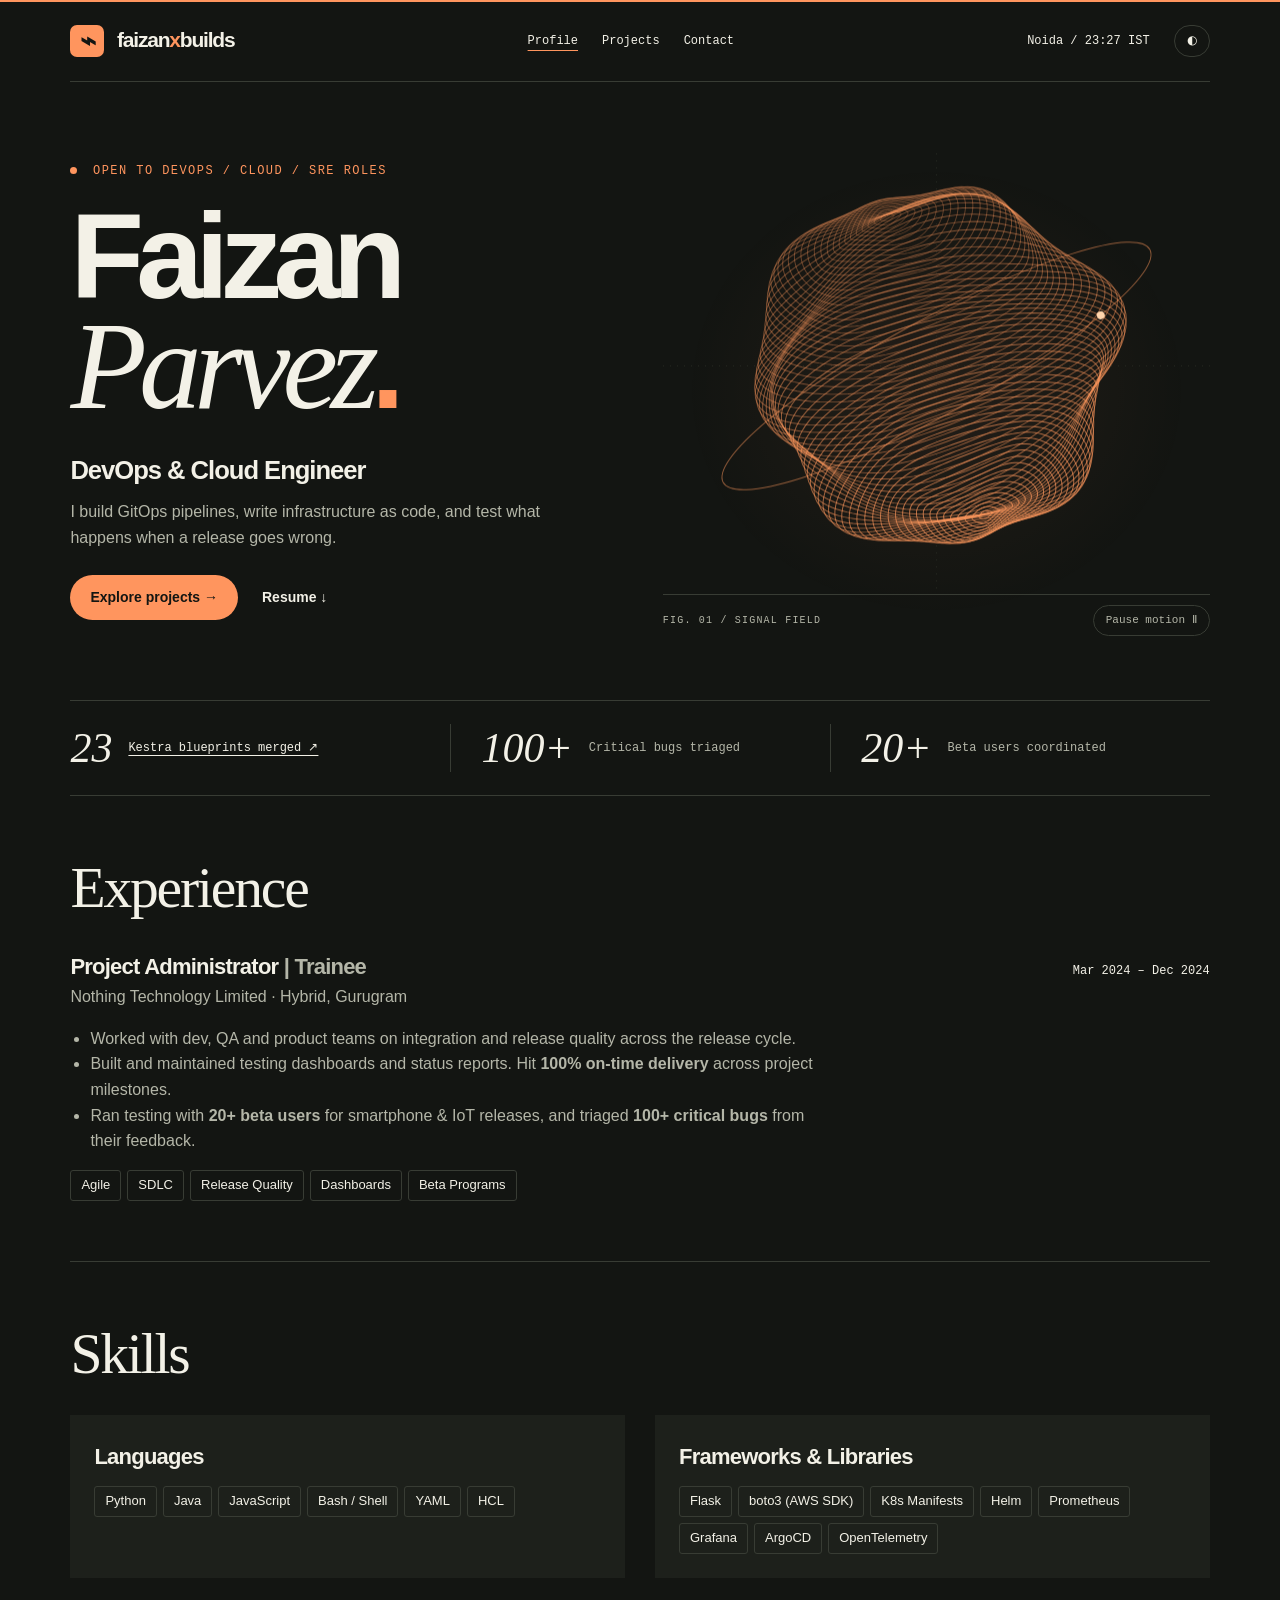
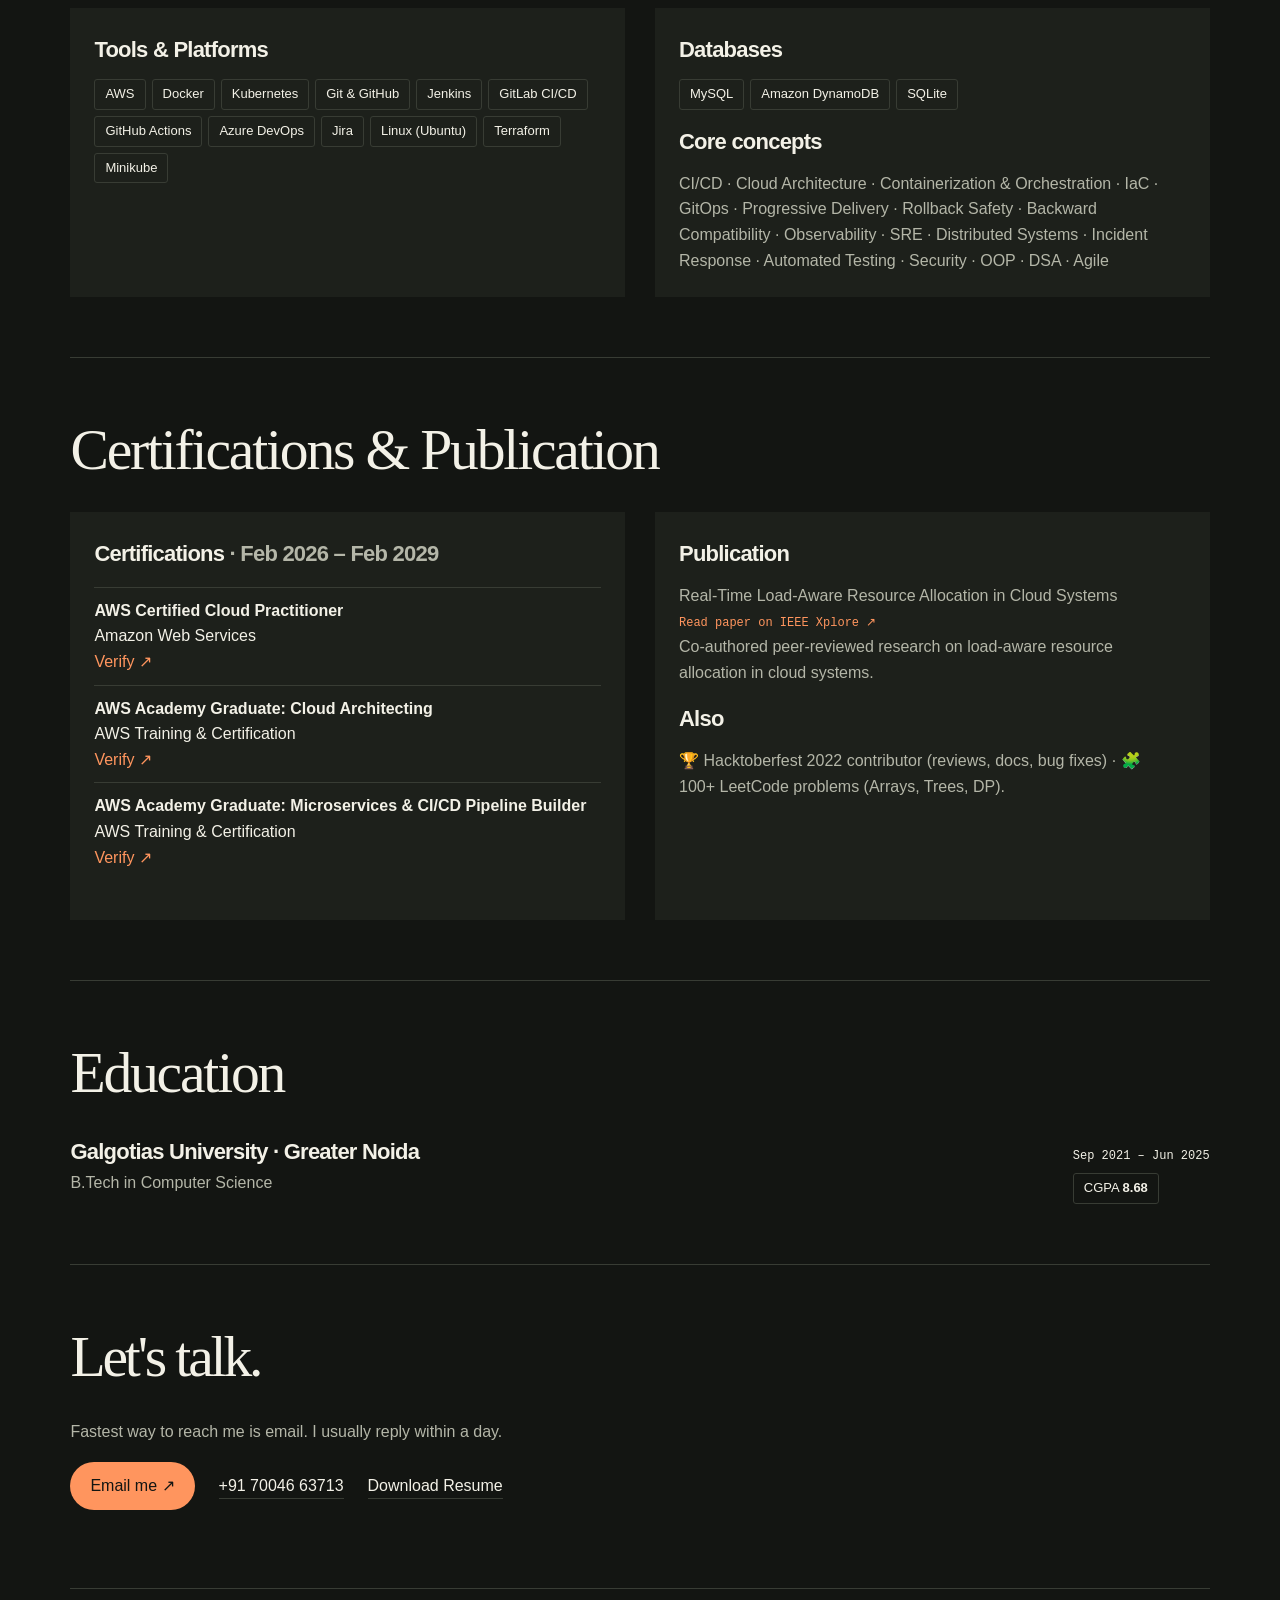
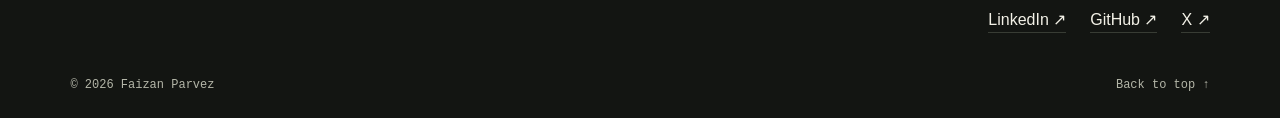
<file: index.html>
<!DOCTYPE html>

<html data-theme="dark" lang="en">
<head>
<meta charset="utf-8"/>
<meta content="width=device-width, initial-scale=1.0" name="viewport"/>
<title>Faizan Parvez | DevOps &amp; Cloud Engineer</title>
<meta content="Portfolio of Faizan Parvez, DevOps and Cloud Engineer. AWS, Terraform, Kubernetes, CI/CD, observability." name="description"/>
<meta content="website" property="og:type"/>
<meta content="https://faizanxbuilds.github.io/index.html" property="og:url"/>
<meta content="Portfolio of Faizan Parvez, DevOps and Cloud Engineer. AWS, Terraform, Kubernetes, CI/CD, GitOps, observability." property="og:description"/>
<meta content="https://faizanxbuilds.github.io/og-image.png" property="og:image"/>
<meta content="summary_large_image" name="twitter:card"/>
<meta content="Portfolio of Faizan Parvez, DevOps and Cloud Engineer. AWS, Terraform, Kubernetes, CI/CD, GitOps, observability." name="twitter:description"/>
<meta content="https://faizanxbuilds.github.io/og-image.png" name="twitter:image"/>
<link href="assets/favicon-base.png" rel="icon" type="image/png"/>

<link href="styles.css" rel="stylesheet"/>
<meta content="Faizan Parvez | DevOps &amp; Cloud Engineer" property="og:title"/>
<meta content="Faizan Parvez | DevOps &amp; Cloud Engineer" name="twitter:title"/>
</head>
<body>
<a class="skip" href="#top">Skip to content</a>
<header>
<a class="brand" href="index.html">
<b aria-hidden="true">⌁</b> faizan<span>x</span>builds</a>
<nav aria-label="Primary">
<a href="index.html">Profile</a>
<a href="projects.html">Projects</a>
<a href="index.html#contact">Contact</a>
</nav>
<div class="tools">
<time>
</time>
<button aria-label="Switch theme" id="themeToggle">◐</button>
</div>
</header>
<main id="top" tabindex="-1">
<section class="hero">
<div class="intro">
<p class="eyebrow">
<i>
</i> Open to DevOps / Cloud / SRE roles</p>
<h1>Faizan<br/>
<em>Parvez</em><span>.</span>
</h1>
<h2>DevOps &amp; Cloud Engineer</h2>
<p class="lede">I build GitOps pipelines, write infrastructure as code, and test what happens when a release goes wrong.</p>
<div class="actions" id="projects">
<a class="cta" href="projects.html">Explore projects →</a>
<a download="" href="assets/Resume.pdf">Resume ↓</a>
</div>
</div>
<figure class="instrument">
<canvas aria-hidden="true">
</canvas>
<figcaption>
<span>FIG. 01 / SIGNAL FIELD</span>
<button id="motion">Pause motion Ⅱ</button>
</figcaption>
</figure>
</section>
<aside class="stats">
<div>
<strong>23</strong>
<a class="stat-link" href="kestra.html">Kestra blueprints merged ↗</a>
</div>
<div>
<strong>100+</strong>
<span>Critical bugs triaged</span>
</div>
<div>
<strong>20+</strong>
<span>Beta users coordinated</span>
</div>
</aside>
<section class="section reveal" id="experience">
<div class="section-head">
<h2>Experience</h2>
<span class="rule">
</span>
</div>
<article class="card shell">
<div class="card-top">
<div>
<h3>Project Administrator <span class="trainee">| Trainee</span>
</h3>
<p class="org">Nothing Technology Limited · Hybrid, Gurugram</p>
</div>
<span class="date well mono">Mar 2024 – Dec 2024</span>
</div>
<ul class="bullets">
<li>Worked with dev, QA and product teams on integration and release quality across the release cycle.</li>
<li>Built and maintained testing dashboards and status reports. Hit <strong>100% on-time delivery</strong> across project milestones.</li>
<li>Ran testing with <strong>20+ beta users</strong> for smartphone &amp; IoT releases, and triaged <strong>100+ critical bugs</strong> from their feedback.</li>
</ul>
<div class="tags">
<span>Agile</span>
<span>SDLC</span>
<span>Release Quality</span>
<span>Dashboards</span>
<span>Beta Programs</span>
</div>
</article>
</section>
<section class="section reveal" id="skills">
<div class="section-head">
<h2>Skills</h2>
<span class="rule">
</span>
</div>
<div class="grid skills-grid">
<div class="card shell">
<h3 class="mini">Languages</h3>
<div class="tags">
<span>Python</span>
<span>Java</span>
<span>JavaScript</span>
<span>Bash / Shell</span>
<span>YAML</span>
<span>HCL</span>
</div>
</div>
<div class="card shell">
<h3 class="mini">Frameworks &amp; Libraries</h3>
<div class="tags">
<span>Flask</span>
<span>boto3 (AWS SDK)</span>
<span>K8s Manifests</span>
<span>Helm</span>
<span>Prometheus</span>
<span>Grafana</span>
<span>ArgoCD</span>
<span>OpenTelemetry</span>
</div>
</div>
<div class="card shell">
<h3 class="mini">Tools &amp; Platforms</h3>
<div class="tags">
<span>AWS</span>
<span>Docker</span>
<span>Kubernetes</span>
<span>Git &amp; GitHub</span>
<span>Jenkins</span>
<span>GitLab CI/CD</span>
<span>GitHub Actions</span>
<span>Azure DevOps</span>
<span>Jira</span>
<span>Linux (Ubuntu)</span>
<span>Terraform</span>
<span>Minikube</span>
</div>
</div>
<div class="card shell">
<h3 class="mini">Databases</h3>
<div class="tags">
<span>MySQL</span>
<span>Amazon DynamoDB</span>
<span>SQLite</span>
</div>
<h3 class="mini" style="margin-top:14px">Core concepts</h3>
<p class="concepts">CI/CD · Cloud Architecture · Containerization &amp; Orchestration · IaC · GitOps · Progressive Delivery · Rollback Safety · Backward Compatibility · Observability · SRE · Distributed Systems · Incident Response · Automated Testing · Security · OOP · DSA · Agile</p>
</div>
</div>
</section>
<section class="section reveal" id="certs">
<div class="section-head">
<h2>Certifications &amp; Publication</h2>
<span class="rule">
</span>
</div>
<div class="grid certs-grid">
<div class="card shell">
<h3 class="mini">Certifications <span class="muted">· Feb 2026 – Feb 2029</span>
</h3>
<ul class="cert-list">
<li>
<strong>AWS Certified Cloud Practitioner</strong>
<span>Amazon Web Services</span>
<a href="https://www.credly.com/badges/dcd999c2-ef93-4405-88f2-8c0108ddb70d/public_url" rel="noopener" target="_blank">Verify ↗</a>
</li>
<li>
<strong>AWS Academy Graduate: Cloud Architecting</strong>
<span>AWS Training &amp; Certification</span>
<a href="https://www.credly.com/badges/630ed6cf-18c4-40dc-96a4-c0848406f34e/public_url" rel="noopener" target="_blank">Verify ↗</a>
</li>
<li>
<strong>AWS Academy Graduate: Microservices &amp; CI/CD Pipeline Builder</strong>
<span>AWS Training &amp; Certification</span>
<a href="https://www.credly.com/badges/a558f4fc-4857-49ab-a140-5329b259ea10/public_url" rel="noopener" target="_blank">Verify ↗</a>
</li>
</ul>
</div>
<div class="card shell">
<h3 class="mini">Publication</h3>
<p class="pub-title">Real-Time Load-Aware Resource Allocation in Cloud Systems</p>
<p class="muted"><a class="card-link" href="https://ieeexplore.ieee.org/document/11389684">Read paper on IEEE Xplore ↗</a></p>
<p class="pub-desc">Co-authored peer-reviewed research on load-aware resource allocation in cloud systems.</p>
<h3 class="mini" style="margin-top:16px">Also</h3>
<p class="pub-desc">🏆 Hacktoberfest 2022 contributor (reviews, docs, bug fixes) · 🧩 100+ LeetCode problems (Arrays, Trees, DP).</p>
</div>
</div>
</section>
<section class="section reveal" id="education">
<div class="section-head">
<h2>Education</h2>
<span class="rule">
</span>
</div>
<article class="card shell edu">
<div>
<h3>Galgotias University · Greater Noida</h3>
<p class="org">B.Tech in Computer Science</p>
</div>
<div class="edu-right">
<span class="date well mono">Sep 2021 – Jun 2025</span>
<span class="cgpa well">CGPA <strong>8.68</strong>
</span>
</div>
</article>
</section>
<section class="section reveal" id="contact">
<div class="card shell contact">
<h2>Let's talk.</h2>
<p class="muted">Fastest way to reach me is email. I usually reply within a day.</p>
<div class="hero-cta center">
<a class="btn btn-primary" href="mailto:faizanparvez30@gmail.com">Email me ↗</a>
<a class="btn btn-ghost mono" href="tel:+917004663713">+91 70046 63713</a>
<a class="btn btn-ghost" download="Faizan-Parvez-Resume.pdf" href="assets/Resume.pdf">Download Resume</a>
</div>
</div>
</section>
<div class="social">
<a class="btn btn-ghost" href="https://www.linkedin.com/in/faizan-parvez07/" rel="noopener" target="_blank">LinkedIn ↗</a> <a class="btn btn-ghost" href="https://github.com/Faizan00parvez" rel="noopener" target="_blank">GitHub ↗</a> <a class="btn btn-ghost" href="https://x.com/faizanxbuilds" rel="noopener" target="_blank">X ↗</a>
</div>
</main>
<footer>
<span>© 2026 Faizan Parvez</span>
<a href="#top">Back to top ↑</a>
</footer>
<script src="script.js">
</script>
</body>
</html>
</file>
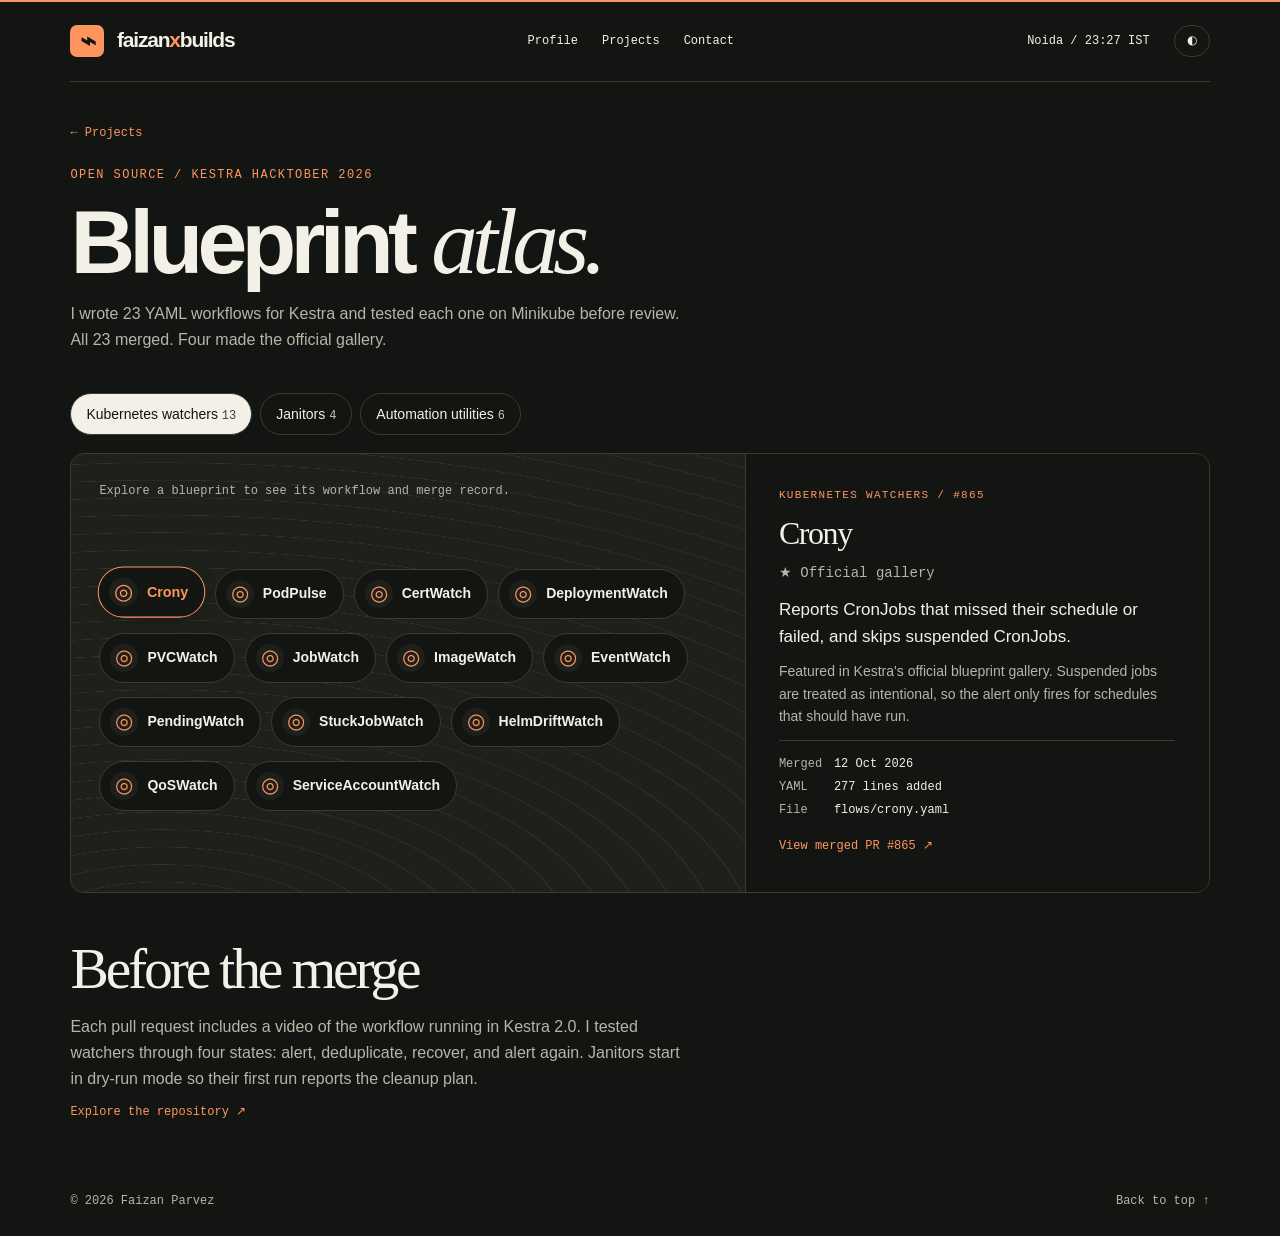
<file: kestra.html>
<!DOCTYPE html>

<html data-theme="dark" lang="en">
<head>
<meta charset="utf-8"/>
<meta content="width=device-width, initial-scale=1.0" name="viewport"/>
<title>Kestra Blueprints, Faizan Parvez</title>
<meta content="23 Kestra blueprints merged into kestra-io/blueprints by Faizan Parvez, Kubernetes watchers, janitors, and automation utilities, each runtime-verified with a demo video." name="description"/>
<meta content="website" property="og:type"/>
<meta content="https://faizanxbuilds.github.io/kestra.html" property="og:url"/>
<meta content="23 blueprints merged into kestra-io/blueprints, Kubernetes watchers, janitors, and automation utilities." property="og:description"/>
<meta content="https://faizanxbuilds.github.io/og-image.png" property="og:image"/>
<meta content="summary_large_image" name="twitter:card"/>
<meta content="23 blueprints merged into kestra-io/blueprints, Kubernetes watchers, janitors, and automation utilities." name="twitter:description"/>
<meta content="https://faizanxbuilds.github.io/og-image.png" name="twitter:image"/>
<link href="assets/favicon-base.png" rel="icon" type="image/png"/>

<link href="styles.css" rel="stylesheet"/>
<meta content="Kestra Blueprints, Faizan Parvez" property="og:title"/>
<meta content="Kestra Blueprints, Faizan Parvez" name="twitter:title"/>
</head>
<body class="archive">
<a class="skip" href="#top">Skip to content</a>
<header>
<a class="brand" href="index.html">
<b aria-hidden="true">⌁</b> faizan<span>x</span>builds</a>
<nav aria-label="Primary">
<a href="index.html">Profile</a>
<a href="projects.html">Projects</a>
<a href="index.html#contact">Contact</a>
</nav>
<div class="tools">
<time>
</time>
<button aria-label="Switch theme" id="themeToggle">◐</button>
</div>
</header>
<main id="top" tabindex="-1"><section class="atlas-intro"><a class="card-link" href="projects.html">← Projects</a><p class="eyebrow">Open source / Kestra Hacktober 2026</p><h1>Blueprint <em>atlas.</em></h1><p>I wrote 23 YAML workflows for Kestra and tested each one on Minikube before review. All 23 merged. Four made the official gallery.</p></section><section class="atlas" aria-label="Explore the 23 blueprints"><div class="group-tabs" hidden><button type="button" aria-pressed="true" data-group="0">Kubernetes watchers <small>13</small></button><button type="button" aria-pressed="false" data-group="1">Janitors <small>4</small></button><button type="button" aria-pressed="false" data-group="2">Automation utilities <small>6</small></button></div><div class="atlas-layout"><div class="water-field"><p class="field-hint">Explore a blueprint to see its workflow and merge record.</p><div class="node-pool"><details class="specimen" data-group="0" style="--phase:-0.0s">
<summary><span class="node-glyph" aria-hidden="true">◎</span>Crony</summary>
<article class="blueprint-note"><p class="eyebrow">Kubernetes watchers / #865</p><h3>Crony</h3><p class="gallery-label">★ Official gallery</p><p class="purpose">Reports CronJobs that missed their schedule or failed, and skips suspended CronJobs.</p><p>Featured in Kestra&#x27;s official blueprint gallery. Suspended jobs are treated as intentional, so the alert only fires for schedules that should have run.</p><dl><dt>Merged</dt><dd>12 Oct 2026</dd><dt>YAML</dt><dd>277 lines added</dd><dt>File</dt><dd>flows/crony.yaml</dd></dl><a class="card-link" href="https://github.com/kestra-io/blueprints/pull/865">View merged PR #865 ↗</a></article></details><details class="specimen" data-group="0" style="--phase:-0.7s">
<summary><span class="node-glyph" aria-hidden="true">◎</span>PodPulse</summary>
<article class="blueprint-note"><p class="eyebrow">Kubernetes watchers / #902</p><h3>PodPulse</h3><p class="gallery-label">★ Official gallery</p><p class="purpose">Alerts on pods in CrashLoopBackOff and on pods that cross a restart threshold.</p><p>Featured in Kestra&#x27;s official blueprint gallery. It catches crash loops early, before a failing workload drains attention or affects users.</p><dl><dt>Merged</dt><dd>12 Oct 2026</dd><dt>YAML</dt><dd>217 lines added</dd><dt>File</dt><dd>flows/podpulse.yaml</dd></dl><a class="card-link" href="https://github.com/kestra-io/blueprints/pull/902">View merged PR #902 ↗</a></article></details><details class="specimen" data-group="0" style="--phase:-1.4s">
<summary><span class="node-glyph" aria-hidden="true">◎</span>CertWatch</summary>
<article class="blueprint-note"><p class="eyebrow">Kubernetes watchers / #1148</p><h3>CertWatch</h3><p class="gallery-label">★ Official gallery</p><p class="purpose">Warns when a TLS certificate is within 14 days of expiry.</p><p>Featured in Kestra&#x27;s official blueprint gallery. It reads every TLS secret from the Kubernetes API, so certificates are checked from live cluster state rather than a hand maintained list.</p><dl><dt>Merged</dt><dd>13 Oct 2026</dd><dt>YAML</dt><dd>224 lines added</dd><dt>File</dt><dd>flows/certwatch.yaml</dd></dl><a class="card-link" href="https://github.com/kestra-io/blueprints/pull/1148">View merged PR #1148 ↗</a></article></details><details class="specimen" data-group="0" style="--phase:-2.0999999999999996s">
<summary><span class="node-glyph" aria-hidden="true">◎</span>DeploymentWatch</summary>
<article class="blueprint-note"><p class="eyebrow">Kubernetes watchers / #1149</p><h3>DeploymentWatch</h3><p class="gallery-label">★ Official gallery</p><p class="purpose">Detects stuck rollouts, unavailable replicas, and ProgressDeadlineExceeded conditions.</p><p>Featured in Kestra&#x27;s official blueprint gallery. A rollout that stalls is reported while it can still be fixed, not after users notice.</p><dl><dt>Merged</dt><dd>13 Oct 2026</dd><dt>YAML</dt><dd>205 lines added</dd><dt>File</dt><dd>flows/deploymentwatch.yaml</dd></dl><a class="card-link" href="https://github.com/kestra-io/blueprints/pull/1149">View merged PR #1149 ↗</a></article></details><details class="specimen" data-group="0" style="--phase:-2.8s">
<summary><span class="node-glyph" aria-hidden="true">◎</span>PVCWatch</summary>
<article class="blueprint-note"><p class="eyebrow">Kubernetes watchers / #1254</p><h3>PVCWatch</h3><p class="purpose">Reports PersistentVolumeClaims stuck in Pending, together with their storage class.</p><p>Naming the storage class in the alert points straight at the most common cause, a missing or misconfigured provisioner.</p><dl><dt>Merged</dt><dd>13 Oct 2026</dd><dt>YAML</dt><dd>196 lines added</dd><dt>File</dt><dd>flows/pvcwatch.yaml</dd></dl><a class="card-link" href="https://github.com/kestra-io/blueprints/pull/1254">View merged PR #1254 ↗</a></article></details><details class="specimen" data-group="0" style="--phase:-0.0s">
<summary><span class="node-glyph" aria-hidden="true">◎</span>JobWatch</summary>
<article class="blueprint-note"><p class="eyebrow">Kubernetes watchers / #1255</p><h3>JobWatch</h3><p class="purpose">Alerts on failed Jobs, including BackoffLimitExceeded.</p><p>Failed batch work often fails silently in a cluster. JobWatch makes the failure visible with the reason attached.</p><dl><dt>Merged</dt><dd>13 Oct 2026</dd><dt>YAML</dt><dd>210 lines added</dd><dt>File</dt><dd>flows/jobwatch.yaml</dd></dl><a class="card-link" href="https://github.com/kestra-io/blueprints/pull/1255">View merged PR #1255 ↗</a></article></details><details class="specimen" data-group="0" style="--phase:-0.7s">
<summary><span class="node-glyph" aria-hidden="true">◎</span>ImageWatch</summary>
<article class="blueprint-note"><p class="eyebrow">Kubernetes watchers / #1330</p><h3>ImageWatch</h3><p class="purpose">Reports ImagePullBackOff and adds a cause hint: registry auth, a missing imagePullSecret, rate limiting, or a typo.</p><p>The hint shortens diagnosis, because the same symptom has several very different fixes.</p><dl><dt>Merged</dt><dd>14 Oct 2026</dd><dt>YAML</dt><dd>233 lines added</dd><dt>File</dt><dd>flows/imagewatch.yaml</dd></dl><a class="card-link" href="https://github.com/kestra-io/blueprints/pull/1330">View merged PR #1330 ↗</a></article></details><details class="specimen" data-group="0" style="--phase:-1.4s">
<summary><span class="node-glyph" aria-hidden="true">◎</span>EventWatch</summary>
<article class="blueprint-note"><p class="eyebrow">Kubernetes watchers / #1378</p><h3>EventWatch</h3><p class="purpose">Detects spikes in Kubernetes Warning events, grouped by object.</p><p>Grouping by object turns a flood of events into one clear signal about which workload needs attention.</p><dl><dt>Merged</dt><dd>14 Oct 2026</dd><dt>YAML</dt><dd>214 lines added</dd><dt>File</dt><dd>flows/eventwatch.yaml</dd></dl><a class="card-link" href="https://github.com/kestra-io/blueprints/pull/1378">View merged PR #1378 ↗</a></article></details><details class="specimen" data-group="0" style="--phase:-2.0999999999999996s">
<summary><span class="node-glyph" aria-hidden="true">◎</span>PendingWatch</summary>
<article class="blueprint-note"><p class="eyebrow">Kubernetes watchers / #2864</p><h3>PendingWatch</h3><p class="purpose">Reports pods stuck in Pending, with the scheduler&#x27;s own reason: nodeSelector or affinity, CPU or memory, an unbound PVC, or taints.</p><p>Unschedulable pods are explained, not just listed, so the blocker is visible in the alert itself.</p><dl><dt>Merged</dt><dd>17 Oct 2026</dd><dt>YAML</dt><dd>239 lines added</dd><dt>File</dt><dd>flows/pendingwatch.yaml</dd></dl><a class="card-link" href="https://github.com/kestra-io/blueprints/pull/2864">View merged PR #2864 ↗</a></article></details><details class="specimen" data-group="0" style="--phase:-2.8s">
<summary><span class="node-glyph" aria-hidden="true">◎</span>StuckJobWatch</summary>
<article class="blueprint-note"><p class="eyebrow">Kubernetes watchers / #2865</p><h3>StuckJobWatch</h3><p class="purpose">Reports Jobs that run past their SLA, with elapsed time and a log tail.</p><p>It deliberately never kills anything. Long running Jobs get visibility without risk. The watcher reports and leaves the decision to a human.</p><dl><dt>Merged</dt><dd>17 Oct 2026</dd><dt>YAML</dt><dd>242 lines added</dd><dt>File</dt><dd>flows/stuckjobwatch.yaml</dd></dl><a class="card-link" href="https://github.com/kestra-io/blueprints/pull/2865">View merged PR #2865 ↗</a></article></details><details class="specimen" data-group="0" style="--phase:-0.0s">
<summary><span class="node-glyph" aria-hidden="true">◎</span>HelmDriftWatch</summary>
<article class="blueprint-note"><p class="eyebrow">Kubernetes watchers / #2871</p><h3>HelmDriftWatch</h3><p class="purpose">Detects live workloads that have drifted from their Helm chart: replicas, images, and env vars.</p><p>A helm upgrade on its own never triggers an alert. Drift is judged on the live workload, so routine upgrades do not create noise while real divergence is caught.</p><dl><dt>Merged</dt><dd>17 Oct 2026</dd><dt>YAML</dt><dd>262 lines added</dd><dt>File</dt><dd>flows/helmdriftwatch.yaml</dd></dl><a class="card-link" href="https://github.com/kestra-io/blueprints/pull/2871">View merged PR #2871 ↗</a></article></details><details class="specimen" data-group="0" style="--phase:-0.7s">
<summary><span class="node-glyph" aria-hidden="true">◎</span>QoSWatch</summary>
<article class="blueprint-note"><p class="eyebrow">Kubernetes watchers / #2878</p><h3>QoSWatch</h3><p class="purpose">Reports pods missing CPU or memory requests or limits, and flags BestEffort pods.</p><p>It never sets resources itself. The report shows where resource discipline is missing, while leaving sizing decisions to the team that owns the workload.</p><dl><dt>Merged</dt><dd>17 Oct 2026</dd><dt>YAML</dt><dd>224 lines added</dd><dt>File</dt><dd>flows/qoswatch.yaml</dd></dl><a class="card-link" href="https://github.com/kestra-io/blueprints/pull/2878">View merged PR #2878 ↗</a></article></details><details class="specimen" data-group="0" style="--phase:-1.4s">
<summary><span class="node-glyph" aria-hidden="true">◎</span>ServiceAccountWatch</summary>
<article class="blueprint-note"><p class="eyebrow">Kubernetes watchers / #4807</p><h3>ServiceAccountWatch</h3><p class="purpose">Audits unused ServiceAccounts and never deletes anything.</p><p>Pods from completed Jobs count as references. Unused accounts are a quiet security risk. The audit is read only, and completed Job pods are counted so an account in real use is not flagged.</p><dl><dt>Merged</dt><dd>28 Oct 2026</dd><dt>YAML</dt><dd>272 lines added</dd><dt>File</dt><dd>flows/serviceaccountwatch.yaml</dd></dl><a class="card-link" href="https://github.com/kestra-io/blueprints/pull/4807">View merged PR #4807 ↗</a></article></details><details class="specimen" data-group="1" style="--phase:-0.0s">
<summary><span class="node-glyph" aria-hidden="true">◇</span>JobJanitor</summary>
<article class="blueprint-note"><p class="eyebrow">Janitors / #1256</p><h3>JobJanitor</h3><p class="purpose">Deletes completed Jobs past their retention period.</p><p>It never deletes failed Jobs, and dry run defaults to true. Failed Jobs are kept for debugging. With dry run on by default, the first runs only report what would be removed.</p><dl><dt>Merged</dt><dd>13 Oct 2026</dd><dt>YAML</dt><dd>244 lines added</dd><dt>File</dt><dd>flows/jobjanitor.yaml</dd></dl><a class="card-link" href="https://github.com/kestra-io/blueprints/pull/1256">View merged PR #1256 ↗</a></article></details><details class="specimen" data-group="1" style="--phase:-0.7s">
<summary><span class="node-glyph" aria-hidden="true">◇</span>BranchJanitor</summary>
<article class="blueprint-note"><p class="eyebrow">Janitors / #1318</p><h3>BranchJanitor</h3><p class="purpose">Cleans up stale GitHub branches.</p><p>It never touches the default branch, protected branches, or branches with an open pull request, and supports forks via an upstream_repo setting. Stale branches are removed only when every safety check passes, including on fork based workflows.</p><dl><dt>Merged</dt><dd>14 Oct 2026</dd><dt>YAML</dt><dd>281 lines added</dd><dt>File</dt><dd>flows/branchjanitor.yaml</dd></dl><a class="card-link" href="https://github.com/kestra-io/blueprints/pull/1318">View merged PR #1318 ↗</a></article></details><details class="specimen" data-group="1" style="--phase:-1.4s">
<summary><span class="node-glyph" aria-hidden="true">◇</span>ConfigJanitor</summary>
<article class="blueprint-note"><p class="eyebrow">Janitors / #1323</p><h3>ConfigJanitor</h3><p class="purpose">Finds unused ConfigMaps and Secrets by cross referencing envFrom, env, volumes, and imagePullSecrets.</p><p>An object is only called unused after all four reference styles are checked, which is what makes the cleanup safe to run.</p><dl><dt>Merged</dt><dd>14 Oct 2026</dd><dt>YAML</dt><dd>266 lines added</dd><dt>File</dt><dd>flows/configjanitor.yaml</dd></dl><a class="card-link" href="https://github.com/kestra-io/blueprints/pull/1323">View merged PR #1323 ↗</a></article></details><details class="specimen" data-group="1" style="--phase:-2.0999999999999996s">
<summary><span class="node-glyph" aria-hidden="true">◇</span>NamespaceJanitor</summary>
<article class="blueprint-note"><p class="eyebrow">Janitors / #1334</p><h3>NamespaceJanitor</h3><p class="purpose">Clears finalizers on namespaces stuck in Terminating.</p><p>It never touches kube-system, kube-public, or kube-node-lease. A stuck namespace blocks cleanup and redeploys. The janitor unblocks it while keeping system namespaces out of reach.</p><dl><dt>Merged</dt><dd>14 Oct 2026</dd><dt>YAML</dt><dd>271 lines added</dd><dt>File</dt><dd>flows/namespacejanitor.yaml</dd></dl><a class="card-link" href="https://github.com/kestra-io/blueprints/pull/1334">View merged PR #1334 ↗</a></article></details><details class="specimen" data-group="2" style="--phase:-0.0s">
<summary><span class="node-glyph" aria-hidden="true">✳</span>API Health Monitor</summary>
<article class="blueprint-note"><p class="eyebrow">Automation utilities / #290</p><h3>API Health Monitor</h3><p class="purpose">Checks a list of websites every 30 minutes and sends a Slack alert when any site stops returning HTTP 200.</p><p>A Schedule trigger runs the checks in parallel. An errors handler also alerts when a host cannot be reached at all, so a silent outage still surfaces. Timeouts allow for slow cold starts.</p><dl><dt>Merged</dt><dd>2 Oct 2026</dd><dt>YAML</dt><dd>71 lines added</dd><dt>File</dt><dd>flows/api-health-monitor.yaml</dd></dl><a class="card-link" href="https://github.com/kestra-io/blueprints/pull/290">View merged PR #290 ↗</a></article></details><details class="specimen" data-group="2" style="--phase:-0.7s">
<summary><span class="node-glyph" aria-hidden="true">✳</span>Clusterify</summary>
<article class="blueprint-note"><p class="eyebrow">Automation utilities / #357</p><h3>Clusterify</h3><p class="purpose">Sends a weekly Kubernetes namespace health digest to Slack, built for small clusters that run without Prometheus.</p><p>The digest rolls up namespace health into one readable message, giving small teams a regular health signal without running a full monitoring stack.</p><dl><dt>Merged</dt><dd>4 Oct 2026</dd><dt>YAML</dt><dd>181 lines added</dd><dt>File</dt><dd>flows/k8s-namespace-health-digest.yaml</dd></dl><a class="card-link" href="https://github.com/kestra-io/blueprints/pull/357">View merged PR #357 ↗</a></article></details><details class="specimen" data-group="2" style="--phase:-1.4s">
<summary><span class="node-glyph" aria-hidden="true">✳</span>ReleasePulse</summary>
<article class="blueprint-note"><p class="eyebrow">Automation utilities / #439</p><h3>ReleasePulse</h3><p class="purpose">Watches a GitHub repository and files a GitHub issue when a new release appears.</p><p>The last seen release tag is stored in the Kestra KV store, so each release is announced once and repeat runs stay quiet.</p><dl><dt>Merged</dt><dd>5 Oct 2026</dd><dt>YAML</dt><dd>118 lines added</dd><dt>File</dt><dd>flows/github-release-watcher.yaml</dd></dl><a class="card-link" href="https://github.com/kestra-io/blueprints/pull/439">View merged PR #439 ↗</a></article></details><details class="specimen" data-group="2" style="--phase:-2.0999999999999996s">
<summary><span class="node-glyph" aria-hidden="true">✳</span>BumpPilot</summary>
<article class="blueprint-note"><p class="eyebrow">Automation utilities / #515</p><h3>BumpPilot</h3><p class="purpose">Finds outdated pip pins and opens pull requests to update them, running on Mondays at 9am UTC.</p><p>Dependency updates arrive as reviewable pull requests instead of silent drift, so a maintainer can check and merge each bump on its own merits.</p><dl><dt>Merged</dt><dd>9 Oct 2026</dd><dt>YAML</dt><dd>282 lines added</dd><dt>File</dt><dd>flows/bump-pilot.yaml</dd></dl><a class="card-link" href="https://github.com/kestra-io/blueprints/pull/515">View merged PR #515 ↗</a></article></details><details class="specimen" data-group="2" style="--phase:-2.8s">
<summary><span class="node-glyph" aria-hidden="true">✳</span>dockerDash</summary>
<article class="blueprint-note"><p class="eyebrow">Automation utilities / #539</p><h3>dockerDash</h3><p class="purpose">Bumps Docker image tags in Dockerfiles, running on Wednesdays at 9am UTC.</p><p>Like BumpPilot, updates are proposed as pull requests, keeping base image versions current without manual scanning of every Dockerfile.</p><dl><dt>Merged</dt><dd>9 Oct 2026</dd><dt>YAML</dt><dd>332 lines added</dd><dt>File</dt><dd>flows/docker-dash.yaml</dd></dl><a class="card-link" href="https://github.com/kestra-io/blueprints/pull/539">View merged PR #539 ↗</a></article></details><details class="specimen" data-group="2" style="--phase:-0.0s">
<summary><span class="node-glyph" aria-hidden="true">✳</span>PipAuditWatch</summary>
<article class="blueprint-note"><p class="eyebrow">Automation utilities / #2828</p><h3>PipAuditWatch</h3><p class="purpose">Runs pip-audit against the OSV database and alerts with the package, version, CVE id, and fixed version.</p><p>A vulnerability alert that names the fix lets a maintainer act immediately instead of starting a search.</p><dl><dt>Merged</dt><dd>17 Oct 2026</dd><dt>YAML</dt><dd>220 lines added</dd><dt>File</dt><dd>flows/pipauditwatch.yaml</dd></dl><a class="card-link" href="https://github.com/kestra-io/blueprints/pull/2828">View merged PR #2828 ↗</a></article></details></div></div></div></section><section class="proof"><h2>Before the merge</h2><p>Each pull request includes a video of the workflow running in Kestra 2.0. I tested watchers through four states: alert, deduplicate, recover, and alert again. Janitors start in dry-run mode so their first run reports the cleanup plan.</p><a class="card-link" href="https://github.com/kestra-io/blueprints">Explore the repository ↗</a></section></main>
<footer>
<span>© 2026 Faizan Parvez</span>
<a href="#top">Back to top ↑</a>
</footer>
<script src="script.js">
</script>
</body>
</html>
</file>
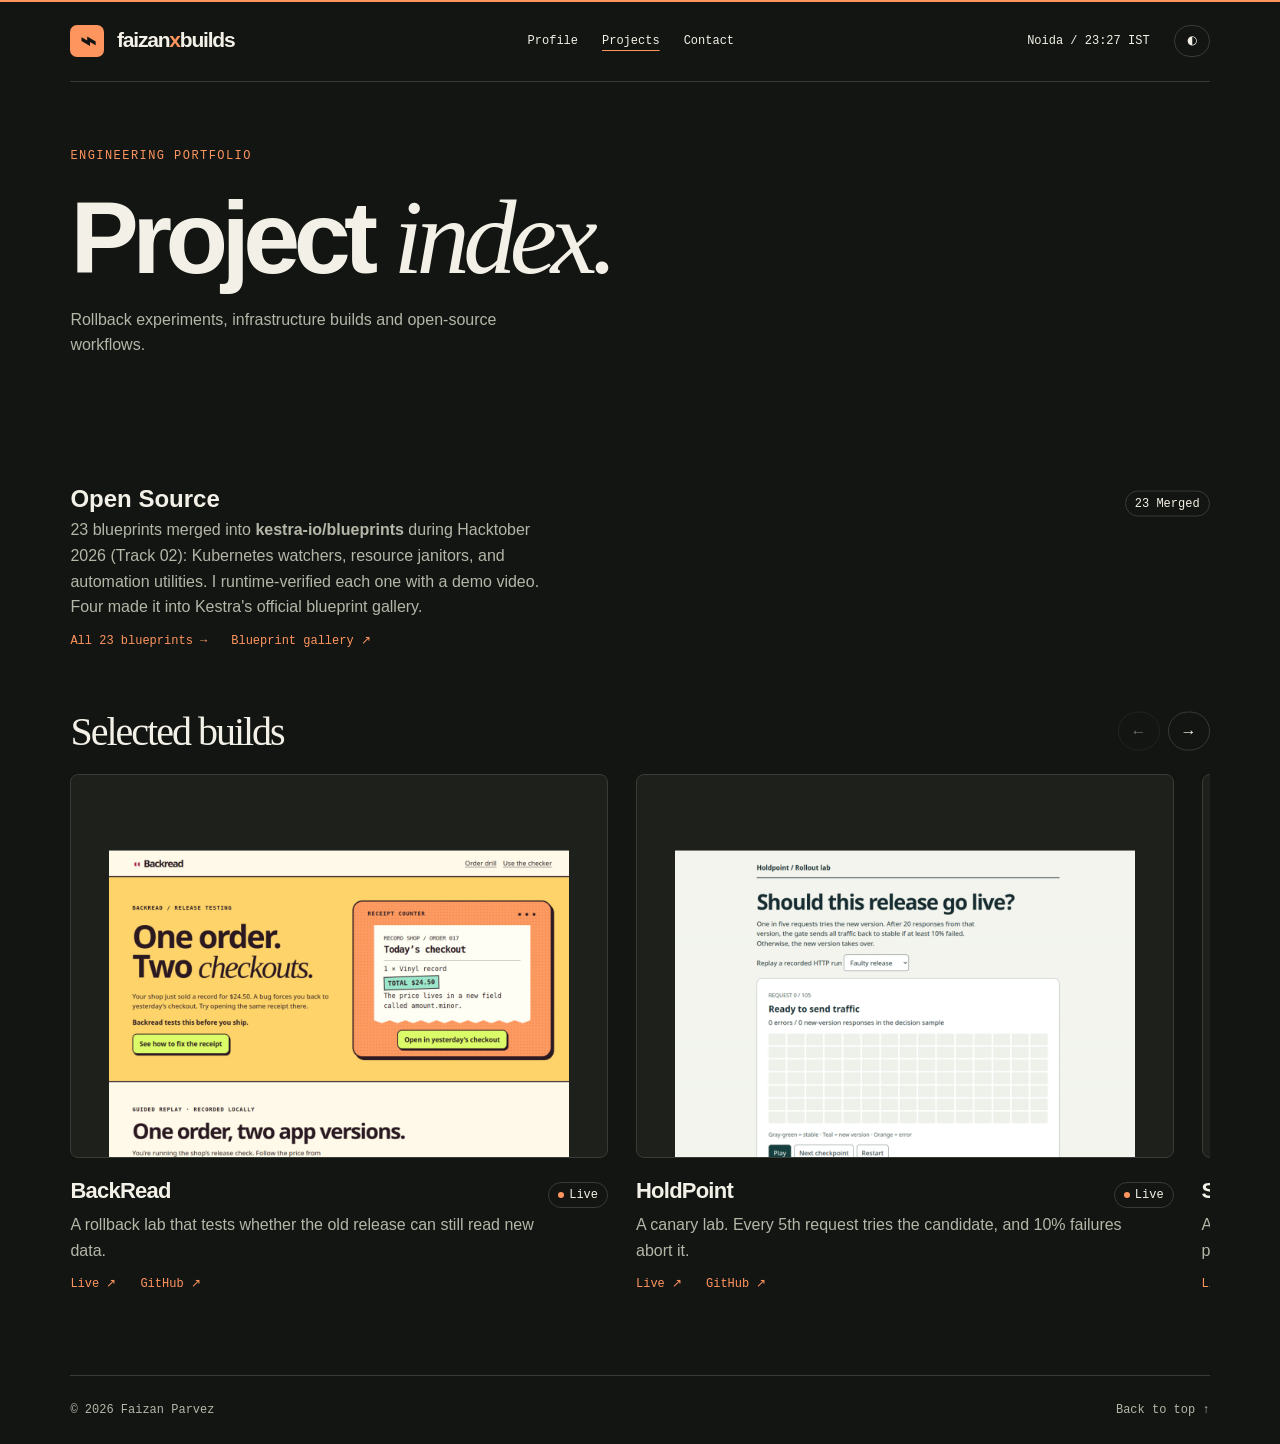
<file: projects.html>
<!DOCTYPE html>

<html data-theme="dark" lang="en">
<head>
<meta charset="utf-8"/>
<meta content="width=device-width, initial-scale=1.0" name="viewport"/>
<title>Projects | Faizan Parvez</title>
<meta content="Portfolio of Faizan Parvez, DevOps and Cloud Engineer. AWS, Terraform, Kubernetes, CI/CD, observability." name="description"/>
<meta content="website" property="og:type"/>
<meta content="https://faizanxbuilds.github.io/projects.html" property="og:url"/>
<meta content="Portfolio of Faizan Parvez, DevOps and Cloud Engineer. AWS, Terraform, Kubernetes, CI/CD, GitOps, observability." property="og:description"/>
<meta content="https://faizanxbuilds.github.io/og-image.png" property="og:image"/>
<meta content="summary_large_image" name="twitter:card"/>
<meta content="Portfolio of Faizan Parvez, DevOps and Cloud Engineer. AWS, Terraform, Kubernetes, CI/CD, GitOps, observability." name="twitter:description"/>
<meta content="https://faizanxbuilds.github.io/og-image.png" name="twitter:image"/>
<link href="assets/favicon-base.png" rel="icon" type="image/png"/>
<link href="styles.css" rel="stylesheet"/>
<meta content="Projects | Faizan Parvez" property="og:title"/>
<meta content="Projects | Faizan Parvez" name="twitter:title"/>
</head>
<body>
<a class="skip" href="#top">Skip to content</a>
<header>
<a class="brand" href="index.html">
<b aria-hidden="true">⌁</b> faizan<span>x</span>builds</a>
<nav aria-label="Primary">
<a href="index.html">Profile</a>
<a href="projects.html">Projects</a>
<a href="index.html#contact">Contact</a>
</nav>
<div class="tools">
<time>
</time>
<button aria-label="Switch theme" id="themeToggle">◐</button>
</div>
</header>
<main id="top" tabindex="-1">
<section class="pagehero">
<p class="eyebrow">Engineering portfolio</p>
<h1>Project <em>index.</em>
</h1>
<p>Rollback experiments, infrastructure builds and open-source workflows.</p>
</section>

<section class="section" id="projects">
<div class="oss-strip card shell reveal">
<div class="oss-head">
<h2>Open Source</h2>
<span class="merged-badge">23 Merged</span>
</div>
<p class="oss-desc">23 blueprints merged into <strong>kestra-io/blueprints</strong> during Hacktober 2026 (Track 02): Kubernetes watchers, resource janitors, and automation utilities. I runtime-verified each one with a demo video. Four made it into Kestra's official blueprint gallery.</p>
<div class="card-links">
<a class="card-link" href="kestra.html">All 23 blueprints →</a>
<a class="card-link" href="https://kestra.io/blueprints/" rel="noopener" target="_blank">Blueprint gallery ↗</a>
</div>
</div>
<div class="work-head">
<h2>Selected builds</h2>
<div class="pager">
<button aria-label="Previous project">←</button>
<button aria-label="Next project">→</button>
</div>
</div>
<div class="grid projects-grid">
<article class="card shell project reveal">
<a aria-label="Open BackRead live site" class="preview-tile" href="https://faizan00parvez.github.io/backread/" rel="noopener" target="_blank">
<img alt="BackRead homepage: one order, two checkouts" decoding="async" height="800" loading="lazy" src="assets/previews/backread.jpg" width="1200"/>
</a>
<div class="project-head">
<h3>BackRead</h3>
<span class="status">
<span class="dot dot-live">
</span>Live</span>
</div>
<p class="project-one">A rollback lab that tests whether the old release can still read new data.</p>
<div class="card-links">
<a aria-label="BackRead Live ↗" class="card-link" href="https://faizan00parvez.github.io/backread/" rel="noopener" target="_blank">Live ↗</a>
<a aria-label="BackRead GitHub ↗" class="card-link" href="https://github.com/Faizan00parvez/backread" rel="noopener" target="_blank">GitHub ↗</a>
</div>
</article>
<article class="card shell project reveal">
<a aria-label="Open HoldPoint live site" class="preview-tile" href="https://faizan00parvez.github.io/holdpoint/" rel="noopener" target="_blank">
<img alt="HoldPoint homepage: should this release go live?" decoding="async" height="800" loading="lazy" src="assets/previews/holdpoint.jpg" width="1200"/>
</a>
<div class="project-head">
<h3>HoldPoint</h3>
<span class="status">
<span class="dot dot-live">
</span>Live</span>
</div>
<p class="project-one">A canary lab. Every 5th request tries the candidate, and 10% failures abort it.</p>
<div class="card-links">
<a aria-label="HoldPoint Live ↗" class="card-link" href="https://faizan00parvez.github.io/holdpoint/" rel="noopener" target="_blank">Live ↗</a>
<a aria-label="HoldPoint GitHub ↗" class="card-link" href="https://github.com/Faizan00parvez/holdpoint" rel="noopener" target="_blank">GitHub ↗</a>
</div>
</article>
<article class="card shell project reveal">
<a aria-label="Open Slip 025 live site" class="preview-tile" href="https://checkout-incident-lab.vercel.app/" rel="noopener" target="_blank">
<img alt="Slip 025 homepage: find the slow checkout" decoding="async" height="800" loading="lazy" src="assets/previews/slip025.jpg" width="1200"/>
</a>
<div class="project-head">
<h3>Slip 025</h3>
<span class="status">
<span class="dot dot-live">
</span>Live</span>
</div>
<p class="project-one">A latency lab. 300 orders all returned 200, yet 4 slow ones hid from p95.</p>
<div class="card-links">
<a aria-label="Slip 025 Live ↗" class="card-link" href="https://checkout-incident-lab.vercel.app/" rel="noopener" target="_blank">Live ↗</a>
<a aria-label="Slip 025 GitHub ↗" class="card-link" href="https://github.com/Faizan00parvez/checkout-incident-lab" rel="noopener" target="_blank">GitHub ↗</a>
</div>
</article>
<article class="card shell project reveal">
<a aria-label="Open PulseDeck live site" class="preview-tile" href="https://faizanxbuilds-status.vercel.app/" rel="noopener" target="_blank">
<img alt="PulseDeck dashboard: all systems operational" decoding="async" height="800" loading="lazy" src="assets/previews/pulsedeck.jpg" width="1200"/>
</a>
<div class="project-head">
<h3>PulseDeck</h3>
<span class="status">
<span class="dot dot-live">
</span>Live</span>
</div>
<p class="project-one">A live status page. Checks 5 services every 30 minutes and files incidents itself.</p>
<div class="card-links">
<a aria-label="PulseDeck Live ↗" class="card-link" href="https://faizanxbuilds-status.vercel.app/" rel="noopener" target="_blank">Live ↗</a>
<a aria-label="PulseDeck GitHub ↗" class="card-link" href="https://github.com/Faizan00parvez/pulsedeck" rel="noopener" target="_blank">GitHub ↗</a>
</div>
</article>
<article class="card shell project reveal">
<a aria-label="Open DeployWatch live site" class="preview-tile" href="https://faizanxbuilds.github.io/DeployWatch/" rel="noopener" target="_blank">
<img alt="ArgoCD showing the DeployWatch app healthy and synced" decoding="async" height="800" loading="lazy" src="assets/previews/deploywatch.jpg" width="1200"/>
</a>
<div class="project-head">
<h3>DeployWatch</h3>
<span class="status">
<span class="dot dot-live">
</span>Live</span>
</div>
<p class="project-one">A GitOps pipeline. ArgoCD and Helm deploy on their own, with automatic rollback.</p>
<div class="card-links">
<a aria-label="DeployWatch Live ↗" class="card-link" href="https://faizanxbuilds.github.io/DeployWatch/" rel="noopener" target="_blank">Live ↗</a>
<a aria-label="DeployWatch GitHub ↗" class="card-link" href="https://github.com/faizanxbuilds/DeployWatch" rel="noopener" target="_blank">GitHub ↗</a>
</div>
</article>
<article class="card shell project reveal">
<a aria-label="Open CloudForge on GitHub" class="preview-tile" href="https://github.com/Faizan00parvez/cloudforge-aws-infra" rel="noopener" target="_blank">
<img alt="CloudWatch dashboard for the CloudForge AWS infrastructure" decoding="async" height="800" loading="lazy" src="assets/previews/cloudforge.jpg" width="1200"/>
</a>
<div class="project-head">
<h3>CloudForge</h3>
<span class="status">
<span class="dot dot-code">
</span>GitHub</span>
</div>
<p class="project-one">AWS infra in Terraform, 4 modules. Encrypted, locked down, state in S3.</p>
<div class="card-links">
<a aria-label="CloudForge GitHub ↗" class="card-link" href="https://github.com/Faizan00parvez/cloudforge-aws-infra" rel="noopener" target="_blank">GitHub ↗</a>
</div>
</article>
<article class="card shell project reveal">
<a aria-label="Read the research paper on IEEE Xplore" class="preview-tile paper-tile" href="https://ieeexplore.ieee.org/document/11389684">
<div class="paper">
<p class="paper-kicker">IEEE Xplore · Accepted Feb 2026</p>
<p class="paper-title">Real-Time Load-Aware Resource Allocation in Cloud Systems</p>
<span class="paper-bar" style="width:92%">
</span>
<span class="paper-bar" style="width:84%">
</span>
<span class="paper-bar" style="width:64%">
</span>
</div>
</a>
<div class="project-head">
<h3>Cloud Resource Allocation Simulator</h3>
<span class="status">
<span class="dot dot-paper">
</span>IEEE</span>
</div>
<p class="project-one">Peer-reviewed research on load-aware allocation, 15–30% better load optimisation.</p>
<div class="card-links"><a class="card-link" href="https://ieeexplore.ieee.org/document/11389684">Read paper on IEEE Xplore ↗</a></div></article>
</div>
</section>
</main>
<footer>
<span>© 2026 Faizan Parvez</span>
<a href="#top">Back to top ↑</a>
</footer>
<script src="script.js">
</script>
</body>
</html>
</file>
<file: styles.css>
﻿:root{--bg:#131512;--ink:#f3f1e7;--dim:#b4b6a8;--line:#383c34;--hot:#ff955e;--surface:#1d201b;color-scheme:dark}
[data-theme=light]{--bg:#f5f2e8;--ink:#1b211a;--dim:#53594d;--line:#c5c7b8;--hot:#a63e0b;--surface:#e8e7db;color-scheme:light}
*{box-sizing:border-box}
html{scroll-behavior:smooth}
body,.archive{margin:0;background:var(--bg);color:var(--ink);font:16px/1.6 Arial,sans-serif}
header,main,footer{width:min(89%,1440px);margin:auto}
header{min-height:82px;display:flex;align-items:center;justify-content:space-between;border-bottom:1px solid var(--line);gap:20px}
a,button{color:inherit}a{text-decoration:none}button{cursor:pointer;font:inherit}a:hover,button:hover{color:var(--hot)}
header .brand{font:bold 21px Arial;letter-spacing:-1.2px}
.brand b{background:var(--hot);color:var(--bg);font:900 27px/32px Arial;display:inline-block;text-align:center;width:34px;border-radius:7px;margin-right:8px;vertical-align:middle}
.brand span,em,h1 span,.eyebrow,.org{color:var(--hot)}nav,.tools,.actions,.card-links,.social,.hero-cta{display:flex;align-items:center;gap:24px;flex-wrap:wrap}
nav a,.tools,.eyebrow,figcaption,.status,.date,footer,.card-link,.merged-badge{font:12px/1.5 Consolas,monospace}
button{background:transparent;border:1px solid var(--line);border-radius:30px;padding:6px 12px}
.skip{position:fixed;left:0;top:-100px}.skip:focus{top:0;z-index:9;background:var(--bg);padding:12px}
.hero{display:grid;grid-template-columns:1fr 1fr;align-items:center;gap:4%;padding:clamp(42px,5vw,88px) 0}
.eyebrow{text-transform:uppercase;letter-spacing:.12em;margin:0 0 24px}
.eyebrow i{display:inline-block;background:var(--hot);width:7px;height:7px;border-radius:50%;margin-right:7px}
h1,h2,h3,p,figure{margin:0}h1{font:600 clamp(75px,9.4vw,150px)/.82 Arial;letter-spacing:-.085em}
h1 em{font:italic normal 1.04em/.9 Georgia;letter-spacing:-.085em;color:var(--ink)}
.hero h2{margin:28px 0 8px;font-size:clamp(19px,2vw,30px);letter-spacing:-.04em}
.lede,.project-one,.section p,.feature p,.pagehero>p:last-child{color:var(--dim);max-width:55ch}
.actions{margin-top:25px;font-size:14px;font-weight:600}.actions a,.btn,.card-link{display:inline-block;transition:transform .45s cubic-bezier(.2,1.75,.45,1)}
.actions a:hover,.btn:hover,.card-link:hover{transform:translateY(-3px)}
.cta,.btn-primary{background:var(--hot);color:var(--bg);padding:11px 20px;border-radius:30px}.cta:hover,.btn-primary:hover{color:var(--bg)}
.instrument{position:relative;align-self:stretch;display:grid;align-content:center;min-width:0;background:radial-gradient(ellipse at center,color-mix(in srgb,var(--hot) 7%,transparent),transparent 65%)}
canvas{width:100%;aspect-ratio:1.22;display:block}
figcaption{display:flex;align-items:center;justify-content:space-between;color:var(--dim);font-size:10px;letter-spacing:.12em;border-top:1px solid var(--line);padding-top:10px}
figcaption button{font-size:11px;letter-spacing:0}
.stats{display:grid;grid-template-columns:repeat(3,1fr);border-block:1px solid var(--line);padding:23px 0}
.stats div{display:flex;align-items:center;gap:16px;padding-left:8%;border-left:1px solid var(--line)}.stats div:first-child{border:0;padding:0}.stats strong{font:italic 42px Georgia}.stats span{font:12px Consolas,monospace;color:var(--dim)}
.section{padding:60px 0;border-bottom:1px solid var(--line)}
.section-head h2,.contact h2,.feature h2,.archive h2{font:normal clamp(34px,4.5vw,66px)/1.1 Georgia;letter-spacing:-.055em;margin-bottom:30px}
.card-top,.edu,.project-head,.oss-head,footer{display:flex;align-items:baseline;justify-content:space-between;gap:12px}.bullets{max-width:85ch;padding-left:20px;color:var(--dim)}h3{font-size:22px;letter-spacing:-.035em}.tags{display:flex;flex-wrap:wrap;gap:6px}.tags span,.cgpa{padding:4px 10px;border:1px solid var(--line);border-radius:3px;font-size:13px}.grid{display:grid;grid-template-columns:repeat(2,minmax(0,1fr));gap:30px}.skills-grid>.card,.certs-grid>.card{padding:24px;background:var(--surface)}.mini{margin-bottom:12px}.cert-list{list-style:none;padding:0}.cert-list li{padding:10px 0;border-top:1px solid var(--line)}.cert-list span,.cert-list a{display:block}.cert-list a,.card-link,u{color:var(--hot)}.edu-right{display:grid;gap:8px}.hero-cta,.social{margin:18px 0}.social{justify-content:flex-end}footer{padding:25px 0;color:var(--dim)}
.pagehero{padding:65px 0 36px}.pagehero h1{font-size:clamp(60px,8vw,115px);margin-bottom:22px}.feature{display:grid;grid-template-columns:1fr 1fr;align-items:center;background:var(--surface);padding:4%;gap:4%}.feature img,.preview-tile img{display:block;width:100%;height:auto}.feature u{display:block;margin-top:20px}.oss-strip{padding:25px 0 45px}.projects-grid{gap:48px 4%}.preview-tile{display:grid;align-items:end;aspect-ratio:1.7;overflow:hidden;background:var(--surface);border:1px solid var(--line);padding:6% 7% 0;border-radius:8px}.preview-tile img{transform-origin:bottom;transition:transform .55s cubic-bezier(.2,1.8,.4,1)}.project:hover img,.project:focus-within img{transform:scale(.94)}.project-head{margin:15px 0 4px}.paper{padding:8%;background:#e9e4d3;color:#21231c;font:italic clamp(18px,2.5vw,36px) Georgia}.section .paper p{color:inherit}.paper-kicker{font:12px monospace}.card-links{margin-top:12px}
.archive .reveal{opacity:1;transform:none}.archive header{position:static}.archive .brand span{display:inline}
@keyframes arrive{from{opacity:0;transform:translateY(20px)}75%{transform:translateY(-2px)}to{opacity:1;transform:none}}
@media(prefers-reduced-motion:no-preference){.intro,.instrument,.arrived{animation:arrive .85s both}.instrument{animation-delay:.12s}}
@media(max-width:760px){header,main,footer{width:90%}header{gap:8px;min-height:66px}.tools time{display:none}nav{gap:12px}.brand b{display:none}.hero{grid-template-columns:1fr;padding:35px 0 24px;gap:6px}.instrument{width:min(100%,440px);margin:auto}canvas{aspect-ratio:1.65}.stats{padding:18px 0}.stats div{display:grid;gap:5px}.stats strong{font-size:31px}.stats span{font-size:11px}.grid,.feature{grid-template-columns:1fr}.section{padding:38px 0}.card-top,.edu{align-items:flex-start;flex-direction:column}.pagehero h1{line-height:1}.feature img{margin-top:20px}.tools button{padding:4px 8px}.actions{margin-top:18px}.eyebrow{font-size:10px}.social{justify-content:flex-start}}
@media(prefers-reduced-motion:reduce){html{scroll-behavior:auto}*,*::before,*::after{transition:none!important;animation:none!important}}
nav a[aria-current]{text-decoration:underline;text-decoration-color:var(--hot);text-underline-offset:6px}
.work-head{display:flex;align-items:center;justify-content:space-between;margin:12px 0 20px}.work-head h2{font:normal 40px Georgia;letter-spacing:-.05em}.pager{display:flex;gap:8px}.pager button:disabled{opacity:.4;cursor:default}
@media(min-width:761px){.projects-grid{display:grid;grid-auto-flow:column;grid-auto-columns:min(42vw,560px);grid-template-columns:none;gap:28px;overflow-x:auto;scroll-snap-type:x mandatory;padding:0 1px 22px;scrollbar-color:var(--hot) var(--line)}.project{scroll-snap-align:start}}
@media(max-width:760px){.pager{display:none}}
.archive .oss-group,.archive .oss-item{padding-block:15px;border-bottom:1px solid var(--line)}.archive h1{font-size:clamp(50px,7vw,85px);margin:12px 0 36px}.archive .section-head{margin-bottom:20px}.archive .oss-list{padding-left:0;list-style:none}.archive .oss-title{color:var(--ink)}.archive .muted{color:var(--dim)}
:focus-visible{outline:2px solid var(--hot);outline-offset:3px}.arrived:focus-within{animation:none}
@keyframes trace{from{transform:scaleX(0)}to{transform:scaleX(1)}}
@supports(animation-timeline:scroll()){
 @media(prefers-reduced-motion:no-preference){
  body::before{content:"";position:fixed;top:0;left:0;width:100%;height:2px;background:var(--hot);transform-origin:left;z-index:5;animation:trace linear both;animation-timeline:scroll()}
 }
}
@media(prefers-reduced-motion:no-preference){
 .intro h1 em{display:inline-block;animation:arrive 1s .12s both}
 .hero .actions{animation:arrive .75s .24s both}
}
h1{line-height:.88;letter-spacing:-.064em}h1 em{letter-spacing:-.062em}.section-head h2{letter-spacing:-.038em}
.dot{display:inline-block;width:6px;height:6px;border-radius:50%;margin-right:5px;background:var(--hot)}.dot-code,.dot-paper{background:var(--dim)}.status,.merged-badge{padding:3px 9px;border:1px solid var(--line);border-radius:20px}
.paper-bar{display:block;height:1px;background:currentColor;margin:5px 0;opacity:.35}.feature img{border:1px solid var(--line);border-radius:6px}.preview-tile{aspect-ratio:1.4}
.muted,.trainee{color:var(--dim)}.edu-right{justify-items:start}.btn-ghost{border-bottom:1px solid var(--line)}
@keyframes settle{from{transform:translateY(14px)}75%{transform:translateY(-2px)}to{transform:none}}
@media(prefers-reduced-motion:no-preference){.arrived{animation-name:settle}}
@media(max-width:380px){header{flex-wrap:wrap;padding:9px 0}.stats span{font-size:10px}}

.stat-link{font:12px Consolas,monospace;text-decoration:underline;text-underline-offset:4px}
.atlas-intro{padding:36px 0 28px}.atlas-intro .eyebrow{margin:22px 0 16px}.archive .atlas-intro h1{font-size:clamp(56px,7vw,110px);margin:0 0 18px}.atlas-intro>p:last-child,.proof p{max-width:70ch;color:var(--dim)}
.group-tabs{display:flex;flex-wrap:wrap;gap:8px;margin:12px 0 18px}.group-tabs button{padding:9px 15px;font-size:14px}.group-tabs small{font:12px monospace;opacity:.8}.group-tabs [aria-pressed=true]{background:var(--ink);color:var(--bg)}
.atlas [hidden]{display:none!important}
.atlas-layout{position:relative;border:1px solid var(--line);border-radius:14px;overflow:clip;background:var(--surface)}
.water-field{padding:clamp(16px,2.7vw,42px);background:repeating-radial-gradient(ellipse at 15% 118%,transparent 0 20px,color-mix(in srgb,var(--hot) 10%,transparent) 21px,transparent 22px 35px)}
.field-hint{font:12px/1.5 Consolas,monospace;color:var(--dim);margin-bottom:20px}
.specimen summary{cursor:pointer;list-style:none;border:1px solid var(--line);border-radius:32px;background:var(--bg);color:var(--ink);display:flex;align-items:center;gap:9px;padding:10px 16px 10px 10px;font:600 14px/1.3 Arial;min-height:44px}
.specimen summary::-webkit-details-marker{display:none}.node-glyph{width:28px;height:28px;border-radius:50%;display:grid;place-items:center;color:var(--hot);background:var(--surface);font:21px Georgia}
.specimen[open]>summary{color:var(--hot);border-color:var(--hot);box-shadow:0 6px 18px #0002}
.blueprint-note{padding:24px;background:var(--bg);border-radius:9px;overflow-wrap:anywhere}.blueprint-note h3{font:normal clamp(25px,2.5vw,40px)/1.1 Georgia;letter-spacing:-.045em;margin-bottom:12px}.blueprint-note p{font-size:14px;color:var(--dim)}.blueprint-note .purpose{font-size:17px;color:var(--ink);margin-bottom:10px}.blueprint-note .eyebrow,.gallery-label{font:11px/1.5 Consolas,monospace;color:var(--hot);margin-bottom:12px}.blueprint-note dl{display:grid;grid-template-columns:50px 1fr;gap:5px;font:12px/1.5 Consolas,monospace;border-top:1px solid var(--line);padding-top:14px}.blueprint-note dt{color:var(--dim)}.blueprint-note dd{margin:0}
.proof{padding:44px 0}.proof h2{margin-bottom:14px}.proof .card-link{margin-top:12px}
@media(min-width:821px){
 .interactive .atlas-layout{display:grid;grid-template-columns:minmax(0,1.45fr) minmax(0,1fr);min-height:440px}
 .interactive .water-field,.interactive .node-pool,.interactive .specimen{display:contents}
 .interactive .field-hint{grid-area:1/1;align-self:start;margin:28px 28px 0}
 .interactive .node-pool{display:flex;grid-area:1/1;align-self:center;flex-wrap:wrap;align-items:center;align-content:center;gap:14px 10px;padding:65px 28px 32px}
 .interactive .specimen{display:block}
 .interactive .blueprint-note{position:absolute;right:0;top:0;width:40.8%;height:100%;overflow:auto;border-radius:0;border-left:1px solid var(--line);padding:clamp(20px,2.6vw,42px)}
 .interactive .atlas-layout{background:repeating-radial-gradient(ellipse at 8% 116%,var(--surface) 0 20px,color-mix(in srgb,var(--hot) 15%,var(--surface)) 21px,var(--surface) 22px 36px)}
}
@media(max-width:820px){.node-pool{display:flex;flex-wrap:wrap;align-items:flex-start;gap:8px}.specimen[open]{width:100%}.blueprint-note{margin-top:8px}.group-tabs button{padding:7px 10px}}
@keyframes buoy{0%,100%{translate:0 1px}50%{translate:0 -3px}}
@keyframes surface-note{from{opacity:.6;transform:translateY(7px)}75%{transform:translateY(-1px)}to{opacity:1;transform:none}}
@media(prefers-reduced-motion:no-preference){
 .instrument canvas,.section-head h2,.project .preview-tile img,.stats strong,.pagehero h1,.atlas-intro h1,.proof h2,.oss-head,.work-head{translate:0 var(--water-shift,0px)}
 .node-glyph{animation:buoy 4s ease-in-out var(--phase) infinite}
 .specimen summary{transition:transform .45s cubic-bezier(.2,1.65,.4,1),border-color .2s}
 .specimen[open]>summary{transform:translateY(-2px) scale(1.025)}
 .blueprint-note{animation:surface-note .3s ease-out}
}
</file>
